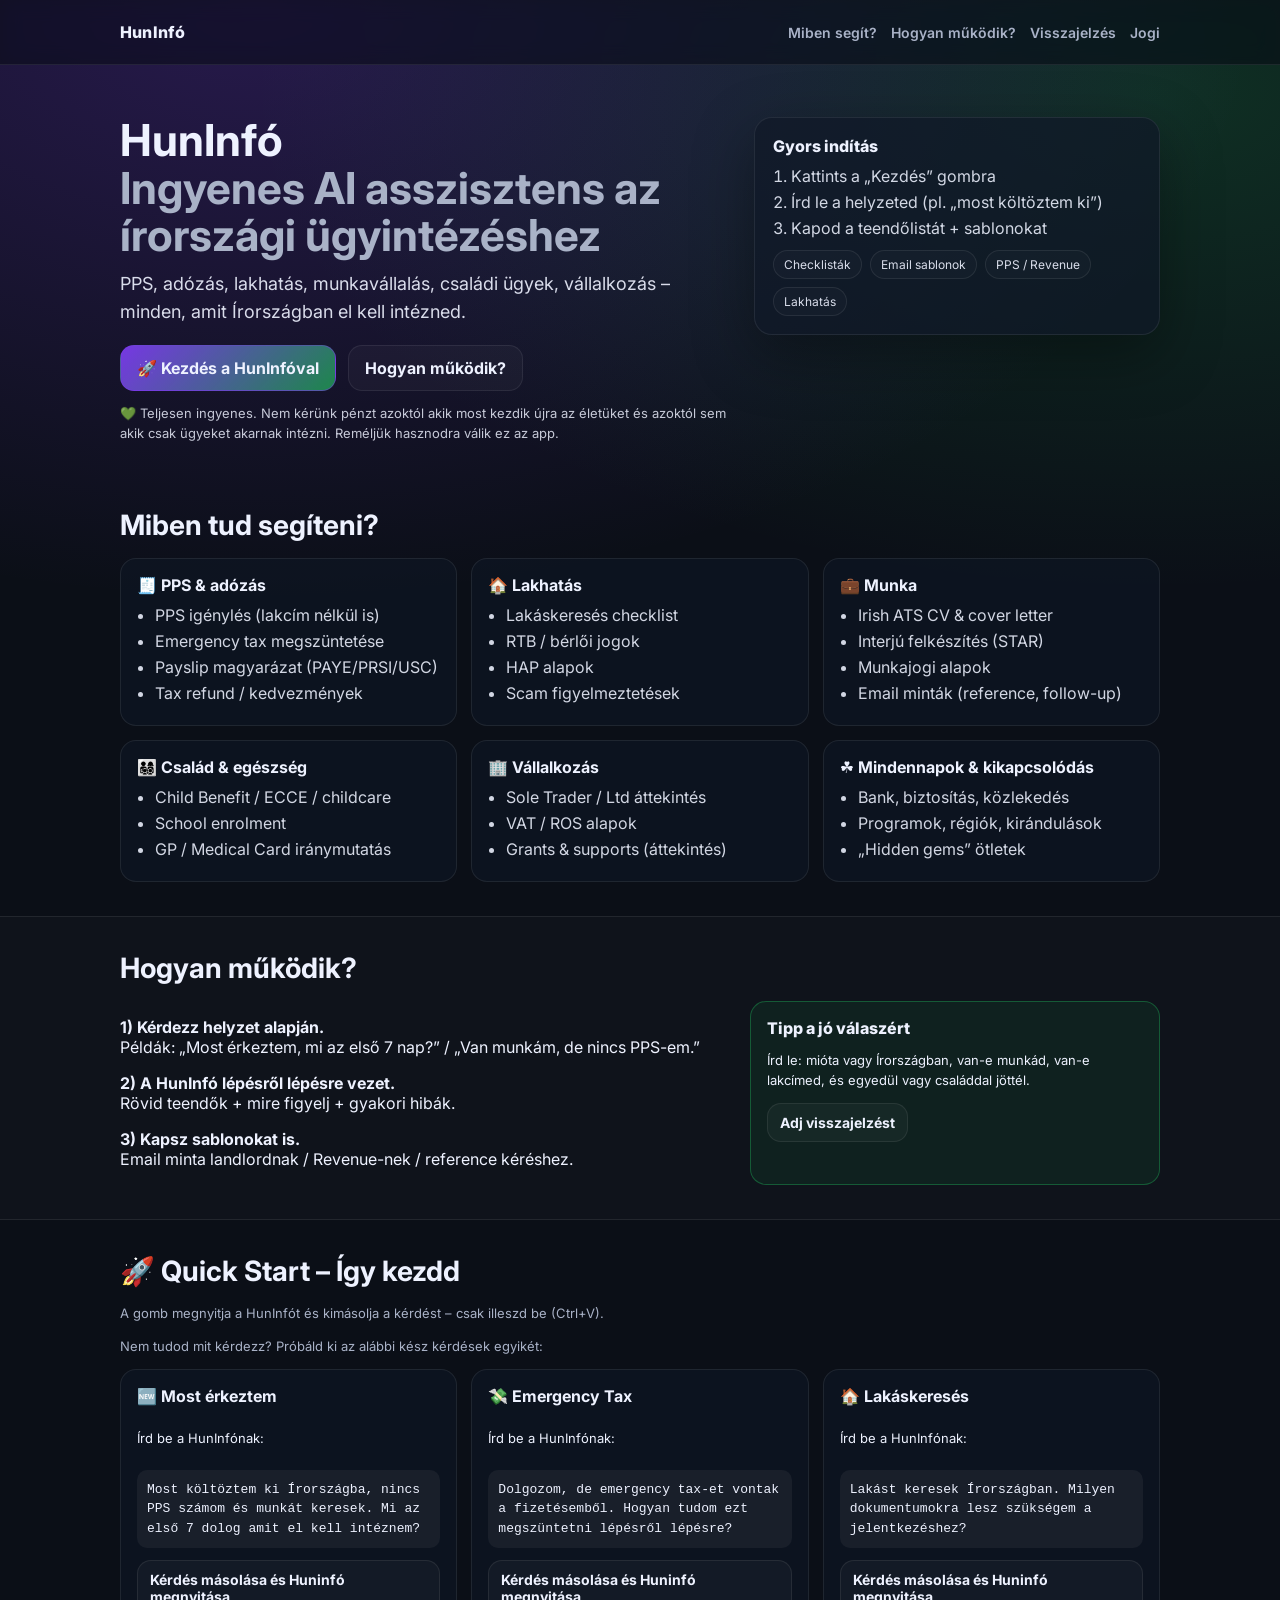
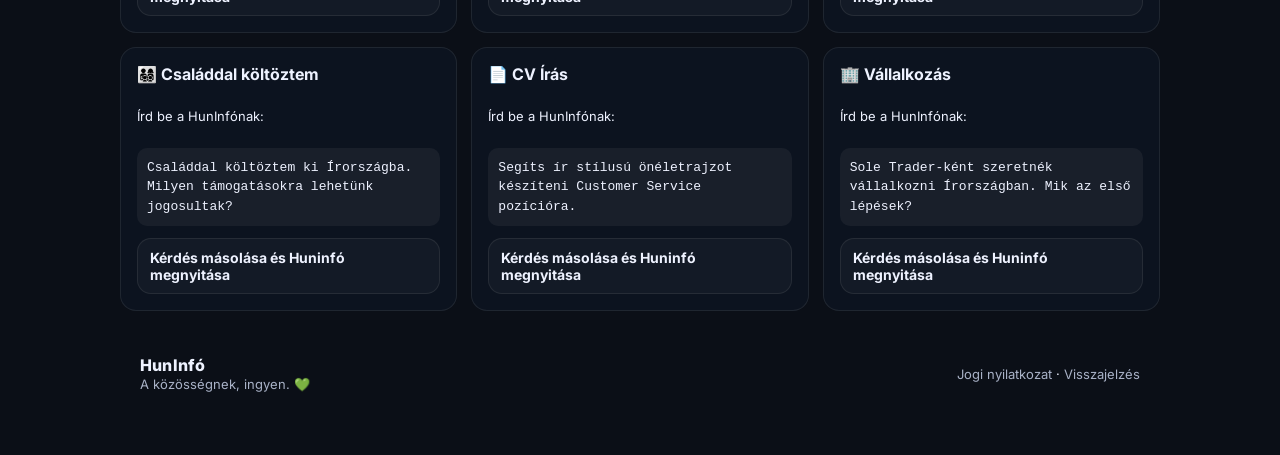
<file: index.html>
<!doctype html>
<html lang="hu">
<head>
  <meta charset="utf-8" />
  <meta name="viewport" content="width=device-width,initial-scale=1" />
  <title>HunInfó – Ingyenes AI asszisztens Írországban élő magyaroknak</title>
  <meta name="description" content="HunInfó: ingyenes magyar AI asszisztens PPS, adózás, lakhatás, munka, család és vállalkozás témákban Írországban." />

  <!-- FACEBOOK PREVIEW -->
  <meta property="og:title" content="HunInfó – Ingyenes AI asszisztens Írországban élő magyaroknak">
  <meta property="og:description" content="PPS, adózás, lakhatás, munka, család, vállalkozás – lépésről lépésre, magyarul. Teljesen ingyen.">
  <meta property="og:type" content="website">
  <meta property="og:url" content="https://huninfo.github.io/huninfo/">
  <meta property="og:image" content="https://huninfo.github.io/huninfo/og-image.png">
  <meta property="og:image:width" content="1200">
  <meta property="og:image:height" content="630">
  <link rel="preconnect" href="https://fonts.googleapis.com">
  <link rel="preconnect" href="https://fonts.gstatic.com" crossorigin>
  <link href="https://fonts.googleapis.com/css2?family=Inter:wght@400;600;700&display=swap" rel="stylesheet">
  <link rel="stylesheet" href="styles.css" />

  <!-- GA4: 1) cseréld ki a G-XXXXXXX értéket a saját Measurement ID-dre -->
  <script async src="https://www.googletagmanager.com/gtag/js?id=G-L6JKYX3XN5"></script>
  <script>
    window.dataLayer = window.dataLayer || [];
    function gtag(){dataLayer.push(arguments);}
    gtag('js', new Date());
    gtag('config', 'G-L6JKYX3XN5', { anonymize_ip: true });
  </script>
</head>
<body>
  <header class="nav">
    <div class="container nav-inner">
      <a class="brand" href="./">HunInfó</a>
      <nav class="menu">
        <a href="#mit-tud">Miben segít?</a>
        <a href="#hogyan">Hogyan működik?</a>
        <a href="feedback.html">Visszajelzés</a>
        <a href="jogi.html">Jogi</a>
      </nav>
    </div>
  </header>

  <main>
    <section class="hero">
      <div class="container hero-inner">
        <div class="hero-copy">
          <h1>HunInfó<br><span class="muted">Ingyenes AI asszisztens az írországi ügyintézéshez</span></h1>
          <p class="lead">
            PPS, adózás, lakhatás, munkavállalás, családi ügyek, vállalkozás – minden, amit Írországban el kell intézned.
          </p>

          <div class="cta-row">
            <!-- 2) ide tedd a HunInfó Custom GPT linkedet -->
            <a class="btn primary" id="launchBtn" href="https://chatgpt.com/g/g-6996775e5aec8191ab35389b2d71d82f-huninfo" target="_blank" rel="noopener">
              🚀 Kezdés a HunInfóval
            </a>
            <a class="btn ghost" href="#hogyan">Hogyan működik?</a>
          </div>

          <p class="tiny note">
            💚 Teljesen ingyenes. Nem kérünk pénzt azoktól akik most kezdik újra az életüket és azoktól sem akik csak ügyeket akarnak intézni. Reméljük hasznodra válik ez az app.
          </p>
        </div>

        <div class="hero-card">
          <div class="card">
            <div class="card-title">Gyors indítás</div>
            <ol class="steps">
              <li>Kattints a „Kezdés” gombra</li>
              <li>Írd le a helyzeted (pl. „most költöztem ki”)</li>
              <li>Kapod a teendőlistát + sablonokat</li>
            </ol>
            <div class="pill-row">
              <span class="pill">Checklisták</span>
              <span class="pill">Email sablonok</span>
              <span class="pill">PPS / Revenue</span>
              <span class="pill">Lakhatás</span>
            </div>
          </div>
        </div>
      </div>
    </section>

    <section id="mit-tud" class="section">
      <div class="container">
        <h2>Miben tud segíteni?</h2>
        <div class="grid">
          <div class="feature">
            <h3>🧾 PPS & adózás</h3>
            <ul>
              <li>PPS igénylés (lakcím nélkül is)</li>
              <li>Emergency tax megszüntetése</li>
              <li>Payslip magyarázat (PAYE/PRSI/USC)</li>
              <li>Tax refund / kedvezmények</li>
            </ul>
          </div>

          <div class="feature">
            <h3>🏠 Lakhatás</h3>
            <ul>
              <li>Lakáskeresés checklist</li>
              <li>RTB / bérlői jogok</li>
              <li>HAP alapok</li>
              <li>Scam figyelmeztetések</li>
            </ul>
          </div>

          <div class="feature">
            <h3>💼 Munka</h3>
            <ul>
              <li>Irish ATS CV & cover letter</li>
              <li>Interjú felkészítés (STAR)</li>
              <li>Munkajogi alapok</li>
              <li>Email minták (reference, follow-up)</li>
            </ul>
          </div>

          <div class="feature">
            <h3>👨‍👩‍👧‍👦 Család & egészség</h3>
            <ul>
              <li>Child Benefit / ECCE / childcare</li>
              <li>School enrolment</li>
              <li>GP / Medical Card iránymutatás</li>
            </ul>
          </div>

          <div class="feature">
            <h3>🏢 Vállalkozás</h3>
            <ul>
              <li>Sole Trader / Ltd áttekintés</li>
              <li>VAT / ROS alapok</li>
              <li>Grants & supports (áttekintés)</li>
            </ul>
          </div>

          <div class="feature">
            <h3>☘️ Mindennapok & kikapcsolódás</h3>
            <ul>
              <li>Bank, biztosítás, közlekedés</li>
              <li>Programok, régiók, kirándulások</li>
              <li>„Hidden gems” ötletek</li>
            </ul>
          </div>
        </div>
      </div>
    </section>

    <section id="hogyan" class="section alt">
      <div class="container">
        <h2>Hogyan működik?</h2>
        <div class="how">
          <div>
            <p><strong>1) Kérdezz helyzet alapján.</strong><br>
              Példák: „Most érkeztem, mi az első 7 nap?” / „Van munkám, de nincs PPS-em.”</p>
            <p><strong>2) A HunInfó lépésről lépésre vezet.</strong><br>
              Rövid teendők + mire figyelj + gyakori hibák.</p>
            <p><strong>3) Kapsz sablonokat is.</strong><br>
              Email minta landlordnak / Revenue-nek / reference kéréshez.</p>
          </div>
          <div class="callout">
            <div class="callout-title">Tipp a jó válaszért</div>
            <p class="tiny">
              Írd le: mióta vagy Írországban, van-e munkád, van-e lakcímed, és egyedül vagy családdal jöttél.
            </p>
            <a class="btn small" href="feedback.html">Adj visszajelzést</a>
          </div>
        </div>
      </div>
    </section>

<section class="section quickstart" id="quickstart">
  <div class="container">
    <h2>🚀 Quick Start – Így kezdd</h2>
<p class="tiny muted">
A gomb megnyitja a HunInfót és kimásolja a kérdést – csak illeszd be (Ctrl+V).
</p>
    <p class="tiny muted">
      Nem tudod mit kérdezz? Próbáld ki az alábbi kész kérdések egyikét:
    </p>

 <div class="grid">

  <div class="feature">
    <h3>🆕 Most érkeztem</h3>
    <p class="tiny">Írd be a HunInfónak:</p>
    <code>Most költöztem ki Írországba, nincs PPS számom és munkát keresek. Mi az első 7 dolog amit el kell intéznem?</code>

   <div class="qs-action">
  <a class="btn small" href="#"
     onclick="return openWithPrompt(
       'Most költöztem ki Írországba, nincs PPS számom és munkát keresek. Mi az első 7 dolog amit el kell intéznem?',
       'quickstart_most_erkeztem'
     );">
    Kérdés másolása és Huninfó megnyitása
  </a>
</div>
  </div>

  <div class="feature">
    <h3>💸 Emergency Tax</h3>
    <p class="tiny">Írd be a HunInfónak:</p>
    <code>Dolgozom, de emergency tax-et vontak a fizetésemből. Hogyan tudom ezt megszüntetni lépésről lépésre?</code>

    <div class="qs-action">
  <a class="btn small" href="#"
     onclick="return openWithPrompt(
       'Dolgozom, de emergency tax-et vontak a fizetésemből. Hogyan tudom ezt megszüntetni lépésről lépésre?',
       'quickstart_most_erkeztem'
     );">
    Kérdés másolása és Huninfó megnyitása
  </a>
</div>
  </div>

  <div class="feature">
    <h3>🏠 Lakáskeresés</h3>
    <p class="tiny">Írd be a HunInfónak:</p>
    <code>Lakást keresek Írországban. Milyen dokumentumokra lesz szükségem a jelentkezéshez?</code>

    <div class="qs-action">
  <a class="btn small" href="#"
     onclick="return openWithPrompt(
       'Lakást keresek Írországban. Milyen dokumentumokra lesz szükségem a jelentkezéshez?',
       'quickstart_most_erkeztem'
     );">
    Kérdés másolása és Huninfó megnyitása
  </a>
</div>
  </div>

  <div class="feature">
    <h3>👨‍👩‍👧‍👦 Családdal költöztem</h3>
    <p class="tiny">Írd be a HunInfónak:</p>
    <code>Családdal költöztem ki Írországba. Milyen támogatásokra lehetünk jogosultak?</code>

    <div class="qs-action">
  <a class="btn small" href="#"
     onclick="return openWithPrompt(
       'Családdal költöztem ki Írországba. Milyen támogatásokra lehetünk jogosultak?',
       'quickstart_most_erkeztem'
     );">
    Kérdés másolása és Huninfó megnyitása
  </a>
</div>
  </div>

  <div class="feature">
    <h3>📄 CV Írás</h3>
    <p class="tiny">Írd be a HunInfónak:</p>
    <code>Segíts ír stílusú önéletrajzot készíteni Customer Service pozícióra.</code>

    <div class="qs-action">
  <a class="btn small" href="#"
     onclick="return openWithPrompt(
       'Segíts ír stílusú önéletrajzot készíteni Customer Service pozícióra.',
       'quickstart_most_erkeztem'
     );">
    Kérdés másolása és Huninfó megnyitása
  </a>
</div>
  </div>

  <div class="feature">
    <h3>🏢 Vállalkozás</h3>
    <p class="tiny">Írd be a HunInfónak:</p>
    <code>Sole Trader-ként szeretnék vállalkozni Írországban. Mik az első lépések?</code>

   <div class="qs-action">
  <a class="btn small" href="#"
     onclick="return openWithPrompt(
       'Sole Trader-ként szeretnék vállalkozni Írországban. Mik az első lépések?',
       'quickstart_most_erkeztem'
     );">
    Kérdés másolása és Huninfó megnyitása
  </a>
</div>
  </div>

</div>

    <footer class="footer">
      <div class="container footer-inner">
        <div>
          <div class="brand">HunInfó</div>
          <div class="tiny muted">A közösségnek, ingyen. 💚</div>
        </div>
        <div class="tiny">
          <a href="jogi.html">Jogi nyilatkozat</a> · <a href="feedback.html">Visszajelzés</a>
        </div>
      </div>
    </footer>
  </main>

  <script src="script.js"></script>
</body>
</html>
</file>
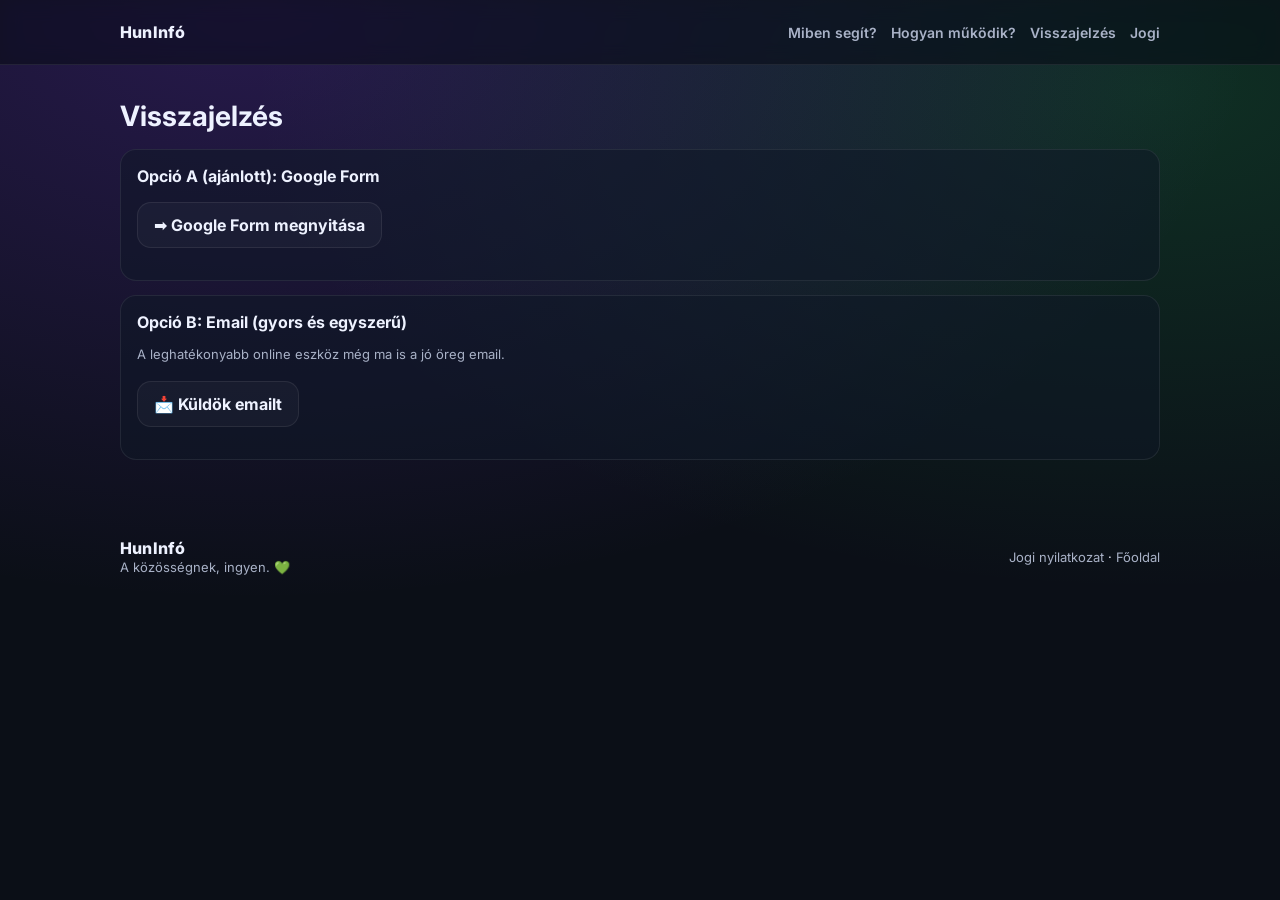
<file: feedback.html>
<!doctype html>
<html lang="hu">
<head>
  <meta charset="utf-8" />
  <meta name="viewport" content="width=device-width,initial-scale=1" />
  <title>HunInfó – Visszajelzés</title>
  <link rel="preconnect" href="https://fonts.googleapis.com">
  <link rel="preconnect" href="https://fonts.gstatic.com" crossorigin>
  <link href="https://fonts.googleapis.com/css2?family=Inter:wght@400;600;700&display=swap" rel="stylesheet">
  <link rel="stylesheet" href="styles.css" />
  <!-- GA4: cseréld a G-XXXXXXX értéket -->
  <script async src="https://www.googletagmanager.com/gtag/js?id=G-L6JKYX3XN5"></script>
  <script>
    window.dataLayer = window.dataLayer || [];
    function gtag(){dataLayer.push(arguments);}
    gtag('js', new Date());
    gtag('config', 'G-L6JKYX3XN5', { anonymize_ip: true });
  </script>
</head>
<body>
  <header class="nav">
    <div class="container nav-inner">
      <a class="brand" href="./">HunInfó</a>
      <nav class="menu">
        <a href="./#mit-tud">Miben segít?</a>
        <a href="./#hogyan">Hogyan működik?</a>
        <a href="feedback.html">Visszajelzés</a>
        <a href="jogi.html">Jogi</a>
      </nav>
    </div>
  </header>

  <main class="section">
    <div class="container">
      <h2>Visszajelzés</h2>
      <!-- <p class="tiny muted">Ide gyorsan betehetsz egy Google Form linket, vagy később egy saját űrlapot.</p>-->

      <div class="feature">
        <h3>Opció A (ajánlott): Google Form</h3>
        <!-- <p class="tiny muted">1) Készíts egy Google Formot 3–5 kérdéssel, 2) a linket másold be ide.</p>-->
        <p><a class="btn" href="https://forms.gle/5hZQKuF7ToiUUAz36" target="_blank" rel="noopener">➡️ Google Form megnyitása </a></p>
      </div>

      <div class="feature" style="margin-top:14px">
        <h3>Opció B: Email (gyors és egyszerű)</h3>
        <p class="tiny muted">A leghatékonyabb online eszköz még ma is a jó öreg email.</p>
        <p><a class="btn" href="mailto:irorszag@protonmail.com?subject=HunInf%C3%B3%20visszajelz%C3%A9s">📩 Küldök emailt</a></p>
      </div>
    </div>
  </main>

  <footer class="footer">
    <div class="container footer-inner">
      <div>
        <div class="brand">HunInfó</div>
        <div class="tiny muted">A közösségnek, ingyen. 💚</div>
      </div>
      <div class="tiny">
        <a href="jogi.html">Jogi nyilatkozat</a> · <a href="./">Főoldal</a>
      </div>
    </div>
  </footer>
</body>
</html>
</file>
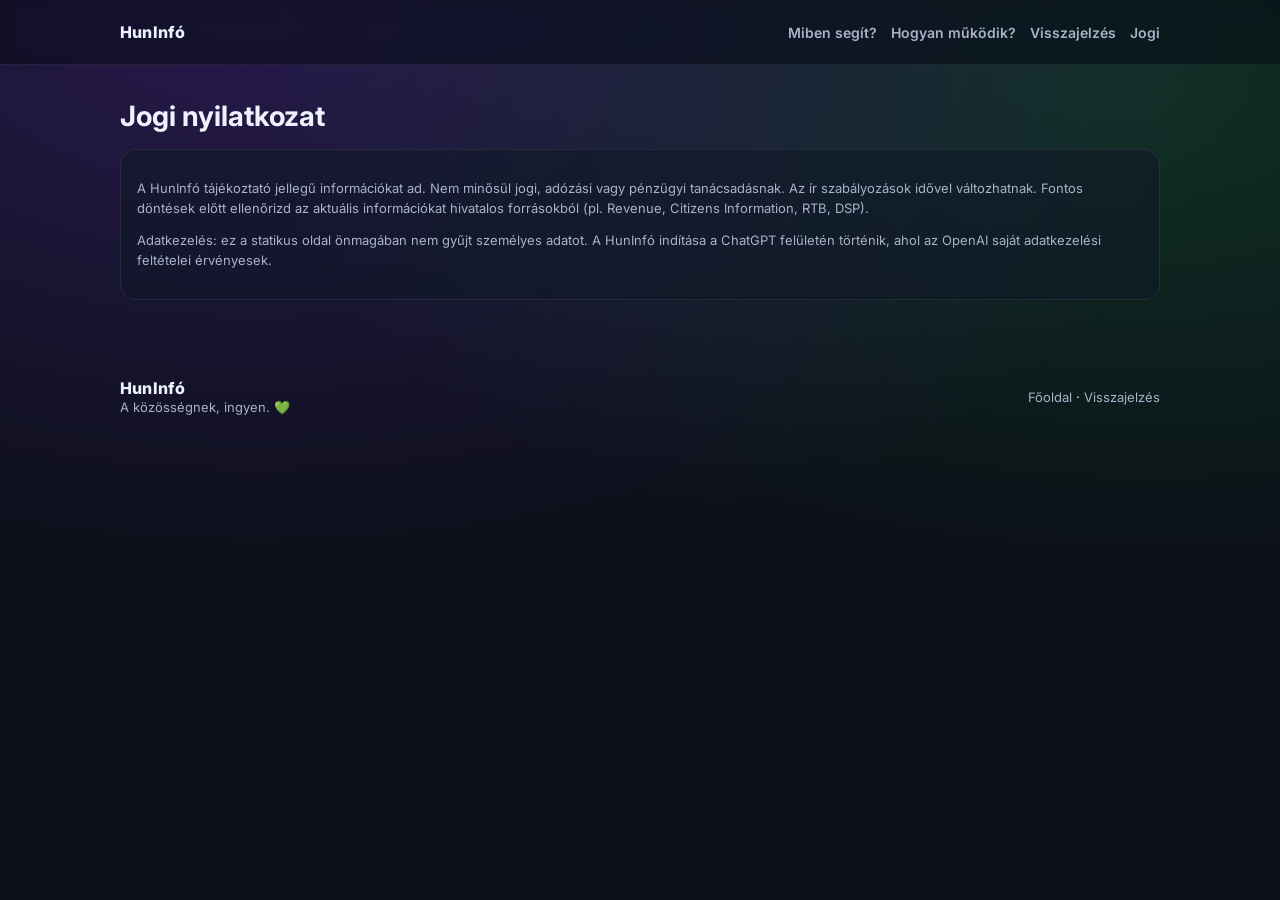
<file: jogi.html>
<!doctype html>
<html lang="hu">
<head>
  <meta charset="utf-8" />
  <meta name="viewport" content="width=device-width,initial-scale=1" />
  <title>HunInfó – Jogi nyilatkozat</title>
  <link rel="preconnect" href="https://fonts.googleapis.com">
  <link rel="preconnect" href="https://fonts.gstatic.com" crossorigin>
  <link href="https://fonts.googleapis.com/css2?family=Inter:wght@400;600;700&display=swap" rel="stylesheet">
  <link rel="stylesheet" href="styles.css" />
  <!-- GA4: cseréld a G-XXXXXXX értéket -->
  <script async src="https://www.googletagmanager.com/gtag/js?id=G-L6JKYX3XN5"></script>
  <script>
    window.dataLayer = window.dataLayer || [];
    function gtag(){dataLayer.push(arguments);}
    gtag('js', new Date());
    gtag('config', 'G-L6JKYX3XN5', { anonymize_ip: true });
  </script>
</head>
<body>
  <header class="nav">
    <div class="container nav-inner">
      <a class="brand" href="./">HunInfó</a>
      <nav class="menu">
        <a href="./#mit-tud">Miben segít?</a>
        <a href="./#hogyan">Hogyan működik?</a>
        <a href="feedback.html">Visszajelzés</a>
        <a href="jogi.html">Jogi</a>
      </nav>
    </div>
  </header>

  <main class="section">
    <div class="container">
      <h2>Jogi nyilatkozat</h2>
      <div class="feature">
        <p class="tiny muted">
          A HunInfó tájékoztató jellegű információkat ad. Nem minősül jogi, adózási vagy pénzügyi tanácsadásnak.
          Az ír szabályozások idővel változhatnak. Fontos döntések előtt ellenőrizd az aktuális információkat
          hivatalos forrásokból (pl. Revenue, Citizens Information, RTB, DSP).
        </p>
        <p class="tiny muted">
          Adatkezelés: ez a statikus oldal önmagában nem gyűjt személyes adatot. A HunInfó indítása a ChatGPT
          felületén történik, ahol az OpenAI saját adatkezelési feltételei érvényesek.
        </p>
      </div>
    </div>
  </main>

  <footer class="footer">
    <div class="container footer-inner">
      <div>
        <div class="brand">HunInfó</div>
        <div class="tiny muted">A közösségnek, ingyen. 💚</div>
      </div>
      <div class="tiny">
        <a href="./">Főoldal</a> · <a href="feedback.html">Visszajelzés</a>
      </div>
    </div>
  </footer>
</body>
</html>
</file>
<file: styles.css>
/* HunInfó static landing – minimal modern style */
:root{
  --bg:#0b0f17;
  --card:#101827;
  --muted:#a9b2c7;
  --text:#eef2ff;
  --line:rgba(255,255,255,.08);
  --accent:#7c3aed;
  --accent2:#22c55e;
}
*{box-sizing:border-box}
html,body{height:100%}
body{
  margin:0;
  font-family:Inter,system-ui,-apple-system,Segoe UI,Roboto,Arial,sans-serif;
  background: var(--bg);
  color:var(--text);
  position: relative;
}

body::before{
  content:"";
  position: fixed;
  inset: 0;
  z-index: -1;
  pointer-events: none;

  background:
    radial-gradient(1000px 600px at 20% 0%, rgba(124,58,237,.25), transparent),
    radial-gradient(900px 500px at 90% 10%, rgba(34,197,94,.18), transparent),
    var(--bg);
}


a{color:inherit; text-decoration:none}
.container{max-width:1080px; margin:0 auto; padding:0 20px}
.nav{
  position:sticky; top:0; z-index:50;
  backdrop-filter:saturate(140%) blur(10px);
  background:rgba(11,15,23,.65);
  border-bottom:1px solid var(--line);
}
.nav-inner{display:flex; align-items:center; justify-content:space-between; height:64px}
.brand{font-weight:800; letter-spacing:.2px}
.menu{display:flex; gap:14px}
.menu a{color:var(--muted); font-weight:600; font-size:14px}
.menu a:hover{color:var(--text)}

.hero{padding:52px 0 18px}
.hero-inner{display:grid; grid-template-columns:1.2fr .8fr; gap:24px; align-items:start}
h1{font-size:44px; line-height:1.08; margin:0 0 10px}
.muted{color:var(--muted)}
.lead{font-size:18px; color:rgba(238,242,255,.9); line-height:1.6; margin:0 0 18px; max-width:58ch}
.cta-row{display:flex; gap:12px; flex-wrap:wrap; margin:14px 0 8px}
.btn{
  display:inline-flex; align-items:center; justify-content:center;
  padding:12px 16px;
  border-radius:14px;
  border:1px solid var(--line);
  background:rgba(255,255,255,.03);
  font-weight:700;
}
.btn:hover{border-color:rgba(255,255,255,.18)}
.btn.primary{
  border-color:rgba(124,58,237,.45);
  background:linear-gradient(135deg, rgba(124,58,237,.95), rgba(34,197,94,.65));
}
.btn.ghost{color:var(--text)}
.btn.small{padding:10px 12px; font-size:14px}

.tiny{font-size:13px; line-height:1.5}
.note{color:rgba(238,242,255,.82)}

.hero-card .card{
  background:rgba(16,24,39,.72);
  border:1px solid var(--line);
  border-radius:18px;
  padding:18px;
  box-shadow:0 20px 60px rgba(0,0,0,.35);
}
.card-title{font-weight:800; margin-bottom:10px}
.steps{margin:0 0 12px; padding-left:18px; color:rgba(238,242,255,.88)}
.steps li{margin:6px 0}
.pill-row{display:flex; flex-wrap:wrap; gap:8px}
.pill{
  font-size:12px;
  color:rgba(238,242,255,.9);
  border:1px solid var(--line);
  padding:6px 10px;
  border-radius:999px;
  background:rgba(255,255,255,.02);
}

.section{padding:34px 0}
.section.alt{background:rgba(255,255,255,.02); border-top:1px solid var(--line); border-bottom:1px solid var(--line)}
h2{margin:0 0 16px; font-size:28px}
.grid{display:grid; grid-template-columns:repeat(3, 1fr); gap:14px}
.feature{
  border:1px solid var(--line);
  background:rgba(16,24,39,.55);
  border-radius:16px;
  padding:16px;
}
.feature h3{margin:0 0 10px; font-size:16px}
.feature ul{margin:0; padding-left:18px; color:rgba(238,242,255,.88)}
.feature li{margin:6px 0}

.how{display:grid; grid-template-columns:1.2fr .8fr; gap:14px}
.callout{
  border:1px solid rgba(34,197,94,.35);
  background:rgba(34,197,94,.08);
  border-radius:16px;
  padding:16px;
}
.callout-title{font-weight:800; margin-bottom:8px}

.footer{padding:26px 0}
.footer-inner{
  display:flex; align-items:center; justify-content:space-between; gap:12px;
  border-top:none; padding-top:18px;
}
.footer a{color:var(--muted)}
.footer a:hover{color:var(--text)}

@media (max-width: 900px){
  .hero-inner, .how{grid-template-columns:1fr}
  .grid{grid-template-columns:1fr}
  h1{font-size:36px}
}

code {
  display:block;
  margin-top:8px;
  padding:10px;
  background:rgba(255,255,255,0.05);
  border-radius:10px;
  font-size:13px;
  line-height:1.5;
}

/* --- Quick Start (clean) --- */
#quickstart{
  background: transparent;
  border: none;
  padding-top: 34px;   /* normál section padding */
  padding-bottom: 34px;
}

/* code block a kártyákban */
#quickstart code{
  display:block;
  margin-top:8px;
  padding:10px;
  background:rgba(255,255,255,0.05);
  border-radius:10px;
  font-size:13px;
  line-height:1.5;
}

/* --- Footer (clean) --- */
.footer{
  padding:26px 0;
  background: transparent;   /* fontos: ne legyen külön "sáv" */
}

.footer-inner{
  display:flex;
  align-items:center;
  justify-content:space-between;
  gap:12px;
  border-top:none;
  padding-top:18px;
}

/* Quick Start gombok rendezése */
#quickstart .feature{
  display:flex;
  flex-direction:column;
}

#quickstart .feature .qs-action{
  margin-top:auto;      /* letolja alulra */
  padding-top:12px;
}

#toast{
  position: fixed;
  bottom: 24px;
  left: 50%;
  transform: translateX(-50%) translateY(20px);
  background: rgba(16,24,39,0.9);
  border: 1px solid rgba(255,255,255,0.08);
  padding: 12px 18px;
  border-radius: 12px;
  font-size: 14px;
  color: #eef2ff;
  backdrop-filter: blur(10px);
  opacity: 0;
  pointer-events: none;
  transition: all .35s ease;
  z-index: 9999;
}

#toast.show{
  opacity: 1;
  transform: translateX(-50%) translateY(0);
}

.qs-action{ margin-top: 12px; }
</file>
